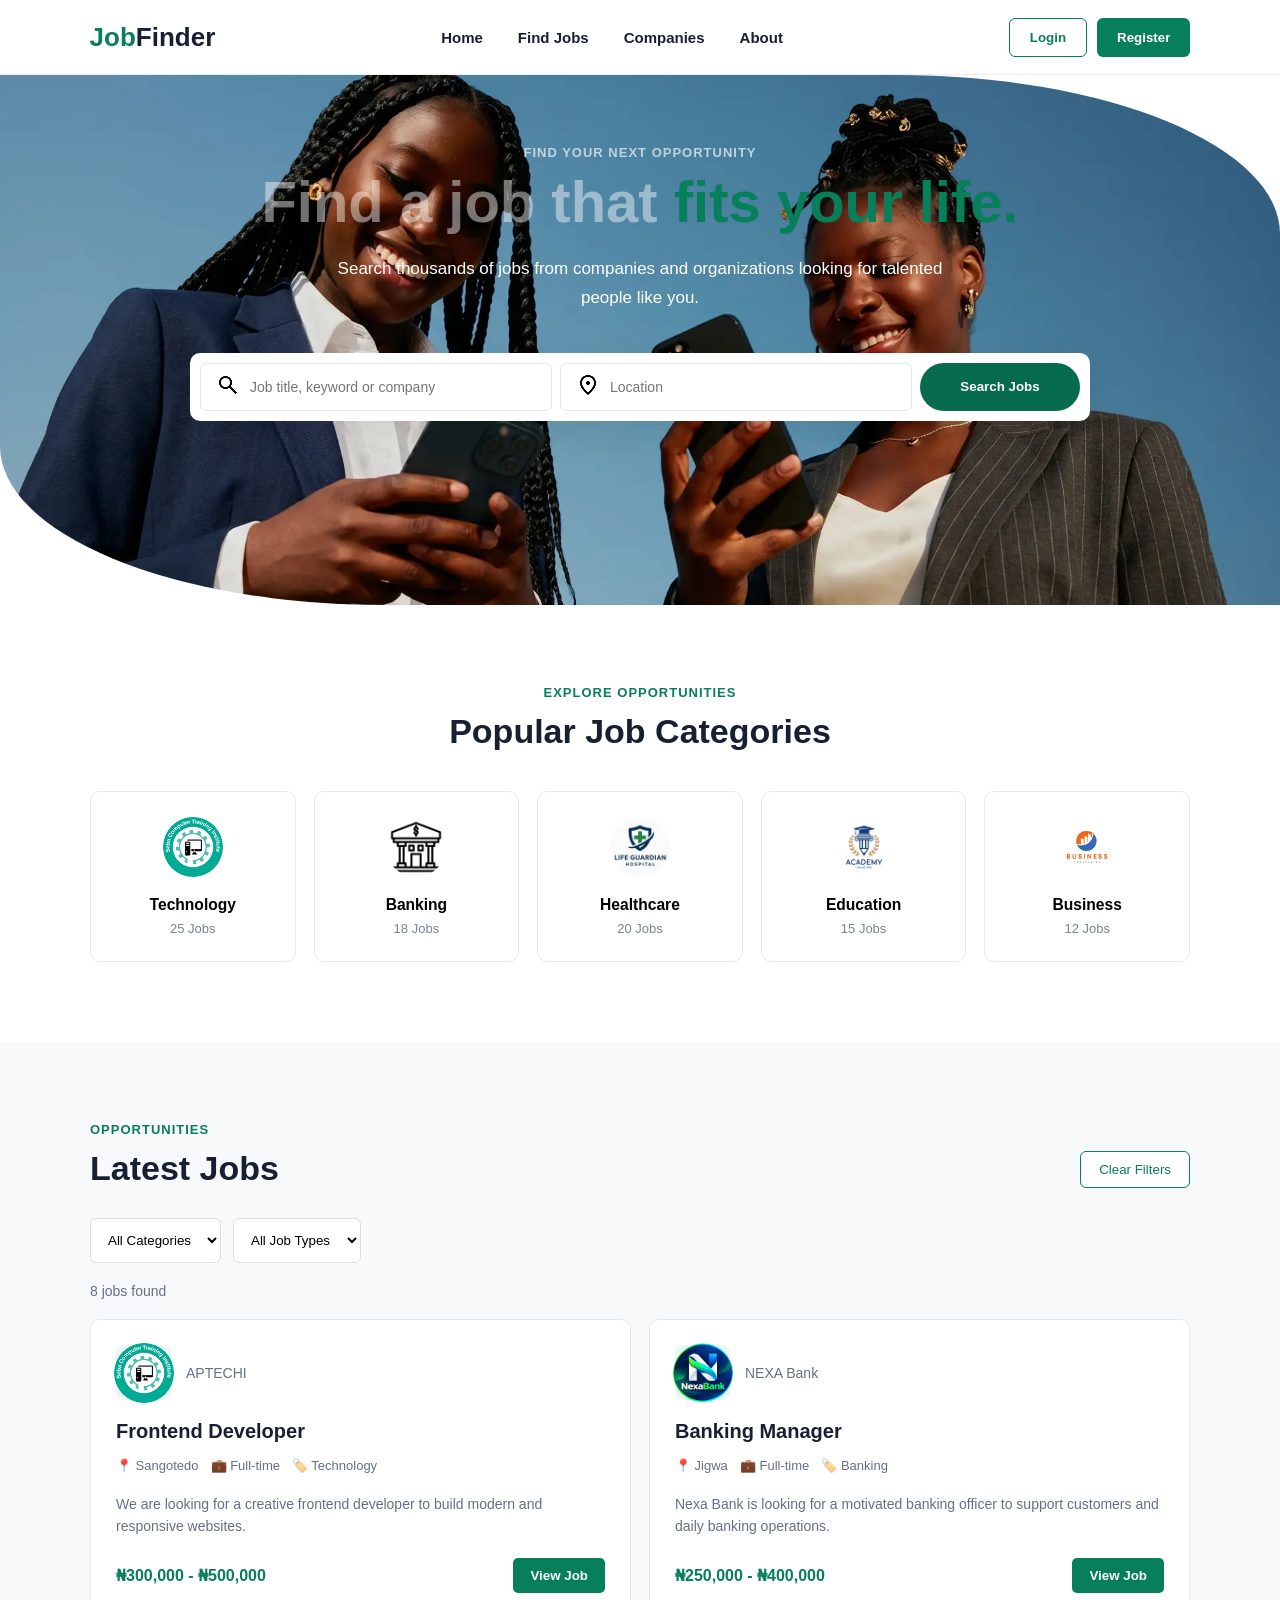
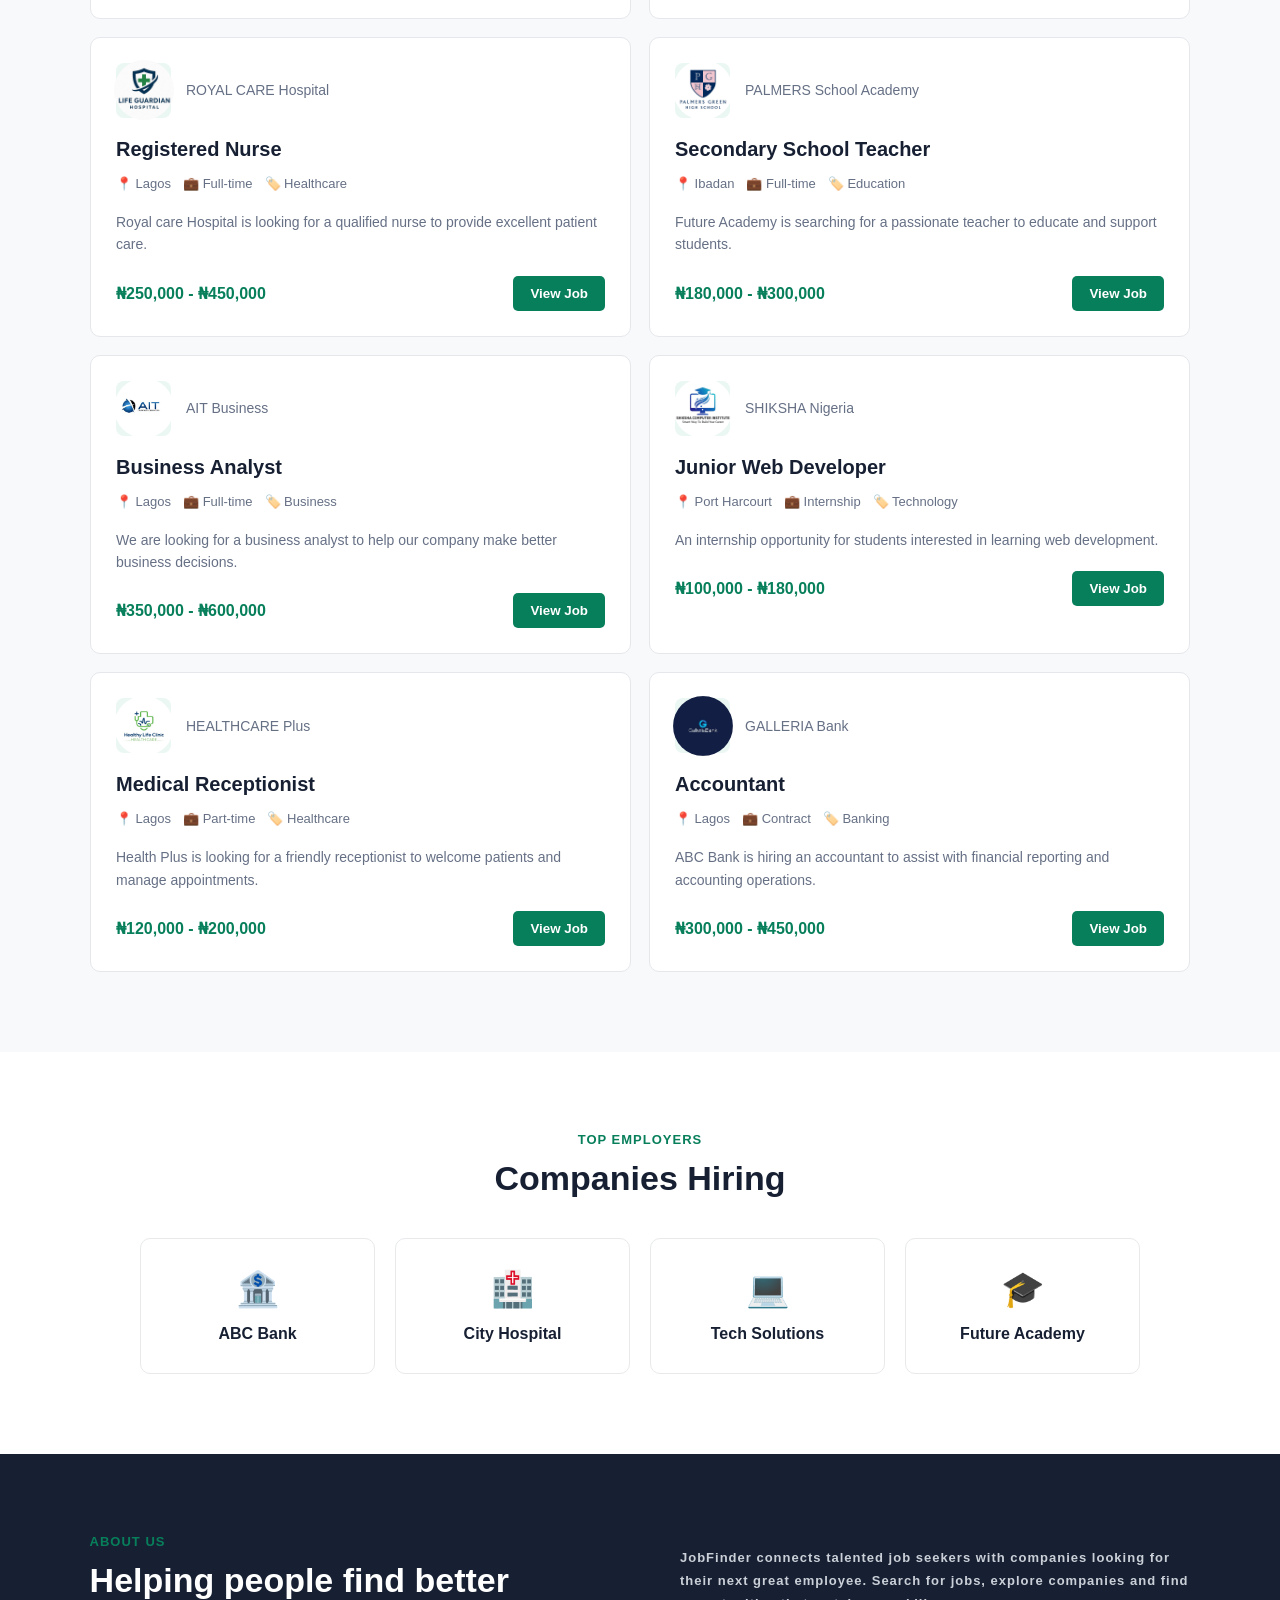
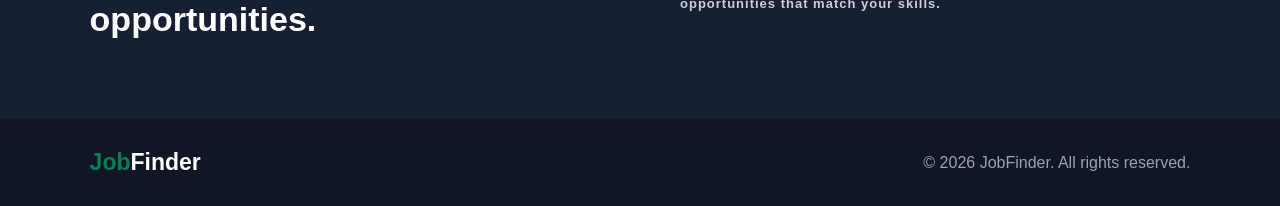
<file: index.html>
<!DOCTYPE html>
<html lang="en">
<head>
    <meta charset="UTF-8">
    <meta name="viewport" content="width=device-width, initial-scale=1.0">

    <title>TaGJobb - Find Your Dream Job</title>

    <link rel="stylesheet" href="./index.css">
</head>

<body>

    <!-- ================= NAVBAR ================= -->

    <header class="navbar">

        <div class="logo">
            <span>Job</span>Finder
        </div>

        <nav>
            <a href="#home">Home</a>
            <a href="#jobs">Find Jobs</a>
            <a href="#companies">Companies</a>
            <a href="#about">About</a>
        </nav>

        <div class="nav-buttons">
    <button class="login-btn" onclick="window.location.href='login.html'">
        Login
    </button>

    <button class="register-btn" onclick="window.location.href='register.html'">
        Register
    </button>
</div>

        <button class="menu-btn" id="menuBtn">☰</button>

    </header>

    
    <!-- ================= HERO ================= -->

    <section class="hero" id="home">

        <div class="hero-content">

            <p class="hero-small">FIND YOUR NEXT OPPORTUNITY</p>

            <h1>
                Find a job that
                <span>fits your life.</span>
            </h1>

            <p class="hero-text">
                Search thousands of jobs from companies and organizations
                looking for talented people like you.
            </p>

            <!-- SEARCH -->

            <div class="search-box">

                <div class="search-input">
                    <span><img src="./images/searchicon.png" alt=""></span>
                     <input
                        type="text"
                        id="searchInput"
                        placeholder="Job title, keyword or company"
                    >
                </div>

                <div class="search-input">
                    <span><img src="./images/locationicon.png" alt=""></span>
                    <input
                        type="text"
                        id="locationInput"
                        placeholder="Location"
                    >
                </div>

                <button id="searchBtn">
                    Search Jobs
                </button>

            </div>

        </div>

    </section>


    <!-- ================= CATEGORIES ================= -->

    <section class="categories">

        <div class="section-heading">

            <p>EXPLORE OPPORTUNITIES</p>

            <h2>Popular Job Categories</h2>

        </div>

        <div class="category-container">

            <button class="category-card" data-category="Technology">
                <span><img src="./images/tech2.png" alt=""></span>
                <h3>Technology</h3>
                <p>25 Jobs</p>
            </button>

            <button class="category-card" data-category="Banking">
                <span><img src="./images/bankk.png" alt=""></span>
                <h3>Banking</h3>
                <p>18 Jobs</p>
            </button>

            <button class="category-card" data-category="Healthcare">
                <span><img src="./images/royalcarehospital.png" alt=""></span>
                <h3>Healthcare</h3>
                <p>20 Jobs</p>
            </button>

            <button class="category-card" data-category="Education">
                <span><img src="./images/schoolicontwo.png" alt=""></span>
                <h3>Education</h3>
                <p>15 Jobs</p>
            </button>

            <button class="category-card" data-category="Business">
                <span><img src="./images/businessicon.png" alt=""></span>
                <h3>Business</h3>
                <p>12 Jobs</p>
            </button>

        </div>

    </section>


    <!-- ================= JOBS ================= -->

    <section class="jobs-section" id="jobs">

        <div class="jobs-header">

            <div>
                <p>OPPORTUNITIES</p>
                <h2>Latest Jobs</h2>
            </div>

            <button id="clearFilters" class="clear-btn">
                Clear Filters
            </button>

        </div>


        <!-- FILTERS -->

        <div class="filters">

            <select id="categoryFilter">

                <option value="">All Categories</option>
                <option value="Technology">Technology</option>
                <option value="Banking">Banking</option>
                <option value="Healthcare">Healthcare</option>
                <option value="Education">Education</option>
                <option value="Business">Business</option>

            </select>


            <select id="typeFilter">

                <option value="">All Job Types</option>
                <option value="Full-time">Full-time</option>
                <option value="Part-time">Part-time</option>
                <option value="Internship">Internship</option>
                <option value="Contract">Contract</option>

            </select>

        </div>


        <!-- JOB RESULTS -->

        <div id="jobCount" class="job-count"></div>

        <div id="jobsContainer" class="jobs-container">
            <!-- JavaScript will add jobs here -->
        </div>

        <div id="noJobs" class="no-jobs">

            <h3>No jobs found</h3>

            <p>
                Try changing your search or filters.
            </p>

        </div>

    </section>


    <!-- ================= COMPANIES ================= -->

    <section class="companies" id="companies">

        <div class="section-heading">

            <p>TOP EMPLOYERS</p>

            <h2>Companies Hiring</h2>

        </div>

        <div class="company-container">

            <div class="company">
                🏦
                <h3>ABC Bank</h3>
            </div>

            <div class="company">
                🏥
                <h3>City Hospital</h3>
            </div>

            <div class="company">
                💻
                <h3>Tech Solutions</h3>
            </div>

            <div class="company">
                🎓
                <h3>Future Academy</h3>
            </div>

        </div>

    </section>


    <!-- ================= ABOUT ================= -->

    <section class="about" id="about">

        <div>

            <p>ABOUT US</p>

            <h2>
                Helping people find
                better opportunities.
            </h2>

        </div>

        <p>
            JobFinder connects talented job seekers with companies
            looking for their next great employee. Search for jobs,
            explore companies and find opportunities that match your skills.
        </p>

    </section>


    <!-- ================= FOOTER ================= -->

    <footer>

        <div class="footer-logo">
            <span>Job</span>Finder
        </div>

        <p>
            © 2026 JobFinder. All rights reserved.
        </p>

    </footer>


    <!-- ================= JOB MODAL ================= -->

    <div class="modal" id="jobModal">

        <div class="modal-content">

            <button class="close-modal" id="closeModal">
                ×
            </button>

            <div id="modalContent">
                <!-- Job details added by JavaScript -->
            </div>

        </div>

    </div>


    <script src="./index.js"></script>

</body>
</html>
</file>
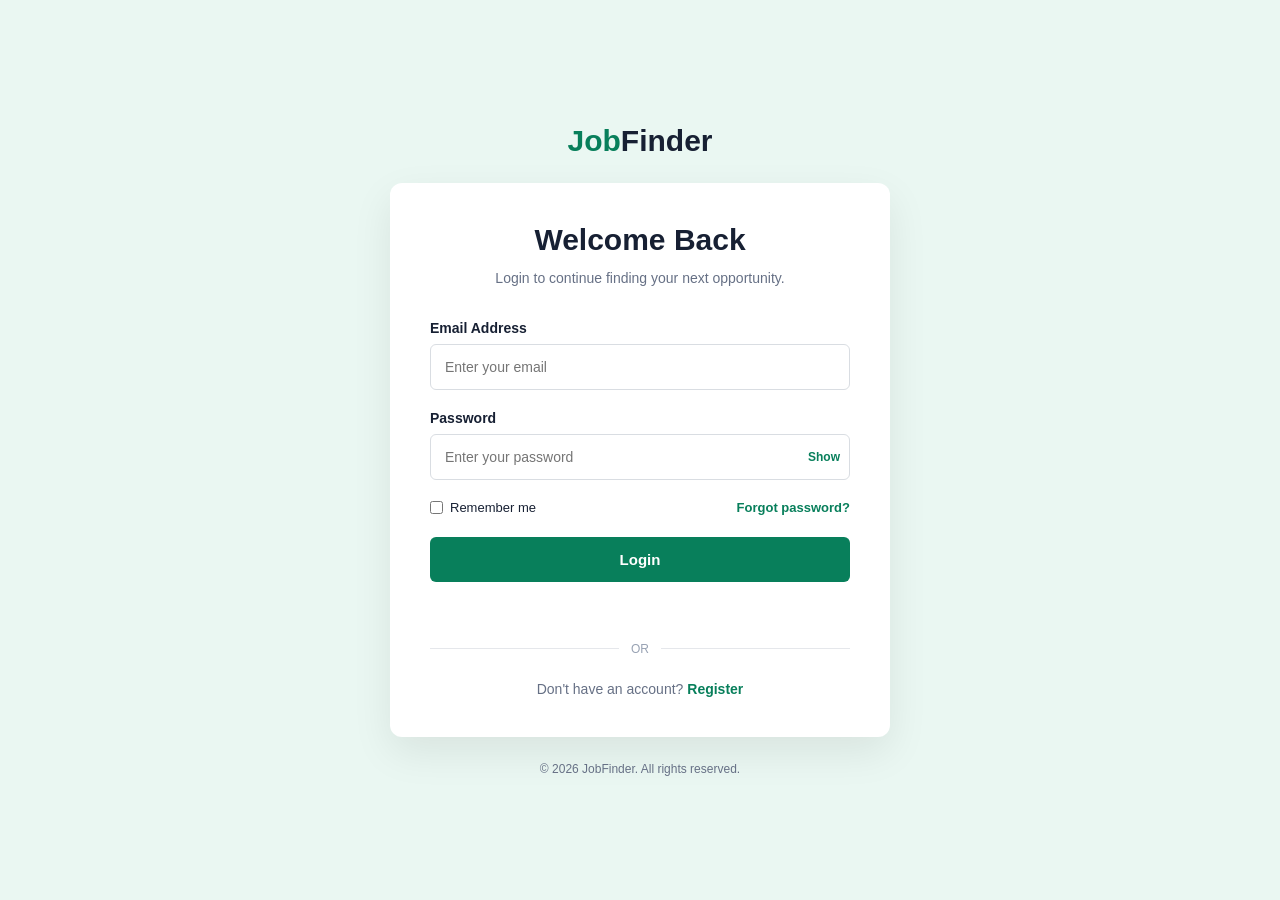
<file: login.html>
<!DOCTYPE html>
<html lang="en">
<head>
    <meta charset="UTF-8">
    <meta name="viewport" content="width=device-width, initial-scale=1.0">
    <title>Login - JobFinder</title>
    <link rel="stylesheet" href="index.css">
</head>
<body class="auth-body">
    <div class="auth-container">
        <div class="auth-logo">
            <a href="index.html">
                <span>Job</span>Finder
            </a>
        </div>
        <div class="auth-card">
            <h1>Welcome Back</h1>
            <p class="auth-subtitle">
                Login to continue finding your next opportunity.
            </p>
            <form id="loginForm">
                <div class="form-group">
                    <label for="loginEmail">Email Address</label>
                    <input
                        type="email"
                        id="loginEmail"
                        placeholder="Enter your email"
                        required
                    >
                </div>
                <div class="form-group">
                    <label for="loginPassword">
                        Password
                    </label>
                    <div class="password-box">
                        <input
                            type="password"
                            id="loginPassword"
                            placeholder="Enter your password"
                            required
                        >
                        <button
                            type="button"
                            class="show-password"
                            onclick="togglePassword('loginPassword', this)"
                        >
                            Show
                        </button>
                    </div>
                </div>
                <div class="form-options">
                    <label>
                        <input type="checkbox" id="rememberMe">
                        Remember me
                    </label>
                    <a href="#" onclick="forgotPassword(event)">
                        Forgot password?
                    </a>
                </div>
                <button type="submit" class="auth-btn">
                    Login
                </button>
                <p id="loginMessage" class="form-message"></p>
            </form>
            <div class="auth-divider">
                <span>OR</span>
            </div>
            <p class="switch-auth">
                Don't have an account?
                <a href="register.html">
                    Register
                </a>
            </p>
        </div>
        <p class="auth-footer">
            © 2026 JobFinder. All rights reserved.
        </p>
    </div>
    <script src="index.js"></script>
</body>
</html>
</file>
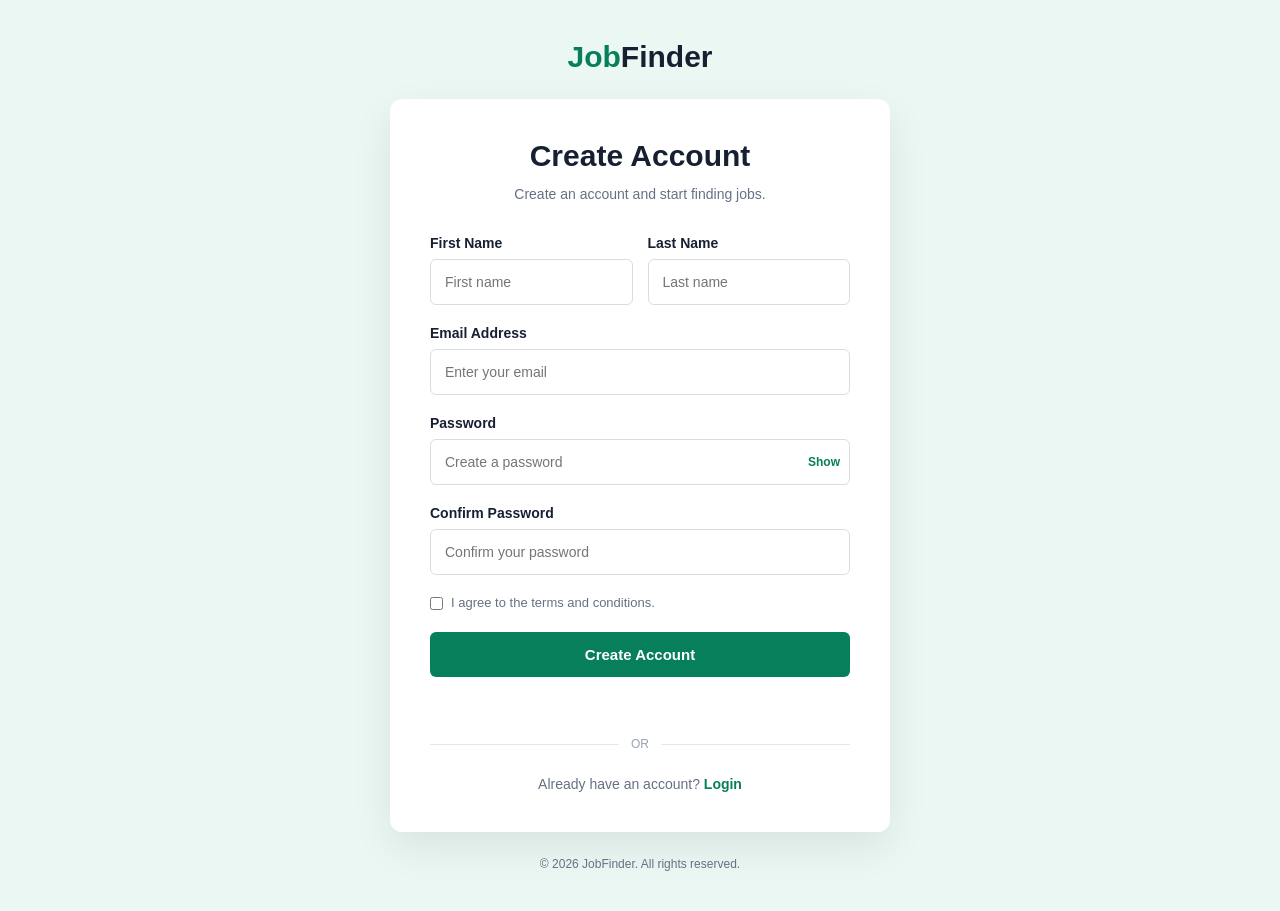
<file: register.html>
<!DOCTYPE html>
<html lang="en">
<head>
    <meta charset="UTF-8">
    <meta name="viewport" content="width=device-width, initial-scale=1.0">
    <title>Register - JobFinder</title>
    <link rel="stylesheet" href="index.css">
</head>
<body class="auth-body">
    <div class="auth-container">
        <div class="auth-logo">
            <a href="index.html">
                <span>Job</span>Finder
            </a>
        </div>
        <div class="auth-card">
            <h1>Create Account</h1>
            <p class="auth-subtitle">
                Create an account and start finding jobs.
            </p>
            <form id="registerForm">
                <div class="form-row">
                    <div class="form-group">
                        <label for="firstName">
                            First Name
                        </label>
                        <input
                            type="text"
                            id="firstName"
                            placeholder="First name"
                            required
                        >
                    </div>
                    <div class="form-group">
                        <label for="lastName">
                            Last Name
                        </label>
                        <input
                            type="text"
                            id="lastName"
                            placeholder="Last name"
                            required
                        >
                    </div>
                </div>
                <div class="form-group">
                    <label for="registerEmail">
                        Email Address
                    </label>
                    <input
                        type="email"
                        id="registerEmail"
                        placeholder="Enter your email"
                        required
                    >
                </div>
                <div class="form-group">
                    <label for="registerPassword">
                        Password
                    </label>
                    <div class="password-box">
                        <input
                            type="password"
                            id="registerPassword"
                            placeholder="Create a password"
                            required
                        >
                        <button
                            type="button"
                            class="show-password"
                            onclick="togglePassword('registerPassword', this)"
                        >
                            Show
                        </button>
                    </div>
                </div>
                <div class="form-group">
                    <label for="confirmPassword">
                        Confirm Password
                    </label>
                    <input
                        type="password"
                        id="confirmPassword"
                        placeholder="Confirm your password"
                        required
                    >
                </div>
                <label class="terms">
                    <input
                        type="checkbox"
                        id="terms"
                        required
                    >
                    <span>
                        I agree to the terms and conditions.
                    </span>
                </label>
                <button type="submit" class="auth-btn">
                    Create Account
                </button>
                <p id="registerMessage" class="form-message"></p>
            </form>
            <div class="auth-divider">
                <span>OR</span>
            </div>
            <p class="switch-auth">
                Already have an account?
                <a href="login.html">
                    Login
                </a>
            </p>
        </div>
        <p class="auth-footer">
            © 2026 JobFinder. All rights reserved.
        </p>
    </div>
    <script src="index.js"></script>
</body>
</html>
</file>
<file: index.css>
/* ================= GENERAL ================= */
* {
    margin: 0;
    padding: 0;
    box-sizing: border-box;
}
html {
    scroll-behavior: smooth;
}
body {
    font-family: Arial, Helvetica, sans-serif;
    color: #172033;
    background: #ffffff;
}
button,
input,
select {
    font-family: inherit;
}
button {
    cursor: pointer;
}
/* ================= NAVBAR ================= */
.navbar {
    width: 100%;
    min-height: 75px;
    display: flex;
    align-items: center;
    justify-content: space-between;
    padding: 0 7%;
    border-bottom: 1px solid #eeeeee;
    background: white;
    position: sticky;
    top: 0;
    z-index: 100;
}
.logo {
    font-size: 26px;
    font-weight: 800;
}
.logo span,
.footer-logo span {
    color: #087f5b;
}
.navbar nav {
    display: flex;
    gap: 35px;
}
.navbar nav a {
    text-decoration: none;
    color: #172033;
    font-size: 15px;
    font-weight: 600;
}
.navbar nav a:hover {
    color: #087f5b;
}
.nav-buttons {
    display: flex;
    gap: 10px;
}
.login-btn,
.register-btn {
    padding: 11px 20px;
    border-radius: 6px;
    font-weight: 600;
}
.login-btn {
    background: transparent;
    border: 1px solid #087f5b;
    color: #087f5b;
}
.register-btn {
    border: none;
    background: #087f5b;
    color: white;
}
.menu-btn {
    display: none;
    border: none;
    background: transparent;
    font-size: 25px;
}
/* ================= HERO ================= */
.hero {
    background:
        linear-gradient(rgba(11, 42, 20, 0), rgba(0, 70,20, 0)),
        url("./images/home-hero.png") center/cover no-repeat;
        min-height: 530px;
        padding: 70px 7%;
        border-radius: 0 30%;
}

/* .hero {
    min-height: 530px;
    background: #eaf7f2;
    display: flex;
    align-items: center;
    padding: 70px 7%;
} */
.hero-content {
    max-width: 1300px;
    margin: auto;
    width: 100%;
    text-align: center;
}
.hero-small{
    color: #ffffffa6;
    font-size: 13px;
    font-weight: 800;
    letter-spacing: 1px;
    margin-bottom: 12px;

}
.section-heading p,
.jobs-header p,
.about p {
    color: #087f5b;
    font-size: 13px;
    font-weight: 800;
    letter-spacing: 1px;
    margin-bottom: 12px;
}
.hero h1 {
    font-size: 58px;
    line-height: 1.05;
    margin-bottom: 22px;
    color: #ffffff71;
}
.hero h1 span {
    color: #087f5b;
}
.hero-text {
    max-width: 650px;
    margin: auto;
    color: #ffffff;
    font-size: 17px;
    line-height: 1.7;
}
/* ================= SEARCH ================= */
.search-box {
    margin: 40px auto 0;
    background: white;
    padding: 10px;
    border-radius: 10px;
    max-width: 900px;
    display: grid;
    grid-template-columns: 1fr 1fr 160px;
    gap: 8px;
    box-shadow: 0 12px 35px rgba(0, 0, 0, 0.08);
}
.search-input {
    display: flex;
    align-items: center;
    gap: 10px;
    padding: 0 15px;
    border: 1px solid #e3e6e8;
    border-radius: 6px;
}
.search-input input {
    width: 100%;
    border: none;
    outline: none;
    padding: 15px 0;
    font-size: 14px;
}
#searchBtn {
    border: none;
    border-radius: 36px;
    background: #066c4d; 
    color: white;
    font-weight: 700;
}
#searchBtn:hover {
    background: #0c8f68ce;
}
/* ================= CATEGORIES ================= */
.categories {
    padding: 80px 7%;
}
.section-heading {
    text-align: center;
    margin-bottom: 40px;
}
.section-heading h2,
.jobs-header h2,
.about h2 {
    font-size: 34px;
}
.category-container {
    max-width: 1100px;
    margin: auto;
    display: grid;
    grid-template-columns: repeat(5, 1fr);
    gap: 18px;
}
.category-card {
    background: white;
    border: 1px solid #e7e9eb;
    border-radius: 10px;
    padding: 25px 15px;
    text-align: center;
    transition: 0.3s;
}
.category-card:hover {
    transform: translateY(-5px);
    border-color: #087f5b;
    box-shadow: 0 10px 25px rgba(0, 0, 0, 0.06);
}
.category-card span {
    font-size: 30px;
}
.category-card h3 {
    margin: 12px 0 7px;
}
.category-card p {
    color: #7a8491;
    font-size: 13px;
}
.category-card img{
   width: 60px;
    height: 60px;
    border-radius: 50%;
    object-fit: cover;
    
}
/* ================= JOB SECTION ================= */
.jobs-section {
    padding: 80px 7%;
    background: #f8f9fa;
}
.jobs-header {
    max-width: 1100px;
    margin: auto;
    display: flex;
    justify-content: space-between;
    align-items: end;
}
.clear-btn {
    padding: 10px 18px;
    border: 1px solid #087f5b;
    color: #087f5b;
    background: white;
    border-radius: 6px;
}
.filters {
    max-width: 1100px;
    margin: 30px auto 20px;
    display: flex;
    gap: 12px;
}
.filters select {
    padding: 13px;
    border: 1px solid #ddd;
    border-radius: 6px;
    background: white;
    outline: none;
}
.job-count {
    max-width: 1100px;
    margin: 20px auto;
    color: #667085;
    font-size: 14px;
}
/* ================= JOB CARDS ================= */
.jobs-container {
    max-width: 1100px;
    margin: auto;
    display: grid;
    grid-template-columns: repeat(2, 1fr);
    gap: 18px;
}
.job-card {
    background: white;
    border: 1px solid #e5e7eb;
    border-radius: 10px;
    padding: 25px;
    transition: 0.3s;
}
.job-card:hover {
    transform: translateY(-3px);
    box-shadow: 0 10px 25px rgba(0, 0, 0, 0.06);
}
.job-top {
    display: flex;
    gap: 15px;
    align-items: center;
    margin-bottom: 20px;
}
.company-logo {
    width: 55px;
    height: 55px;
    background: #eaf7f2;
    border-radius: 8px;
    display: flex;
    align-items: center;
    justify-content: center;
    font-size: 25px;
}
.job-company {
    color: #667085;
    font-size: 14px;
}
.job-title {
    font-size: 20px;
    margin-bottom: 15px;
}
.job-info {
    display: flex;
    flex-wrap: wrap;
    gap: 12px;
    color: #667085;
    font-size: 13px;
    margin-bottom: 20px;
}
.job-description {
    color: #667085;
    line-height: 1.6;
    font-size: 14px;
    margin-bottom: 20px;
}
.job-bottom {
    display: flex;
    justify-content: space-between;
    align-items: center;
}
.salary {
    color: #087f5b;
    font-weight: 700;
}
.view-btn {
    border: none;
    background: #087f5b;
    color: white;
    padding: 10px 17px;
    border-radius: 5px;
    font-weight: 600;
}
/* ================= NO JOBS ================= */
.no-jobs {
    display: none;
    text-align: center;
    padding: 60px 20px;
}
.no-jobs p {
    color: #667085;
    margin-top: 10px;
}
/* ================= COMPANIES ================= */
.companies {
    padding: 80px 7%;
}
.company-container {
    max-width: 1000px;
    margin: auto;
    display: grid;
    grid-template-columns: repeat(4, 1fr);
    gap: 20px;
}
.company {
    text-align: center;
    padding: 30px 15px;
    border: 1px solid #e7e9eb;
    border-radius: 10px;
    font-size: 35px;
}
.company h3 {
    font-size: 16px;
    margin-top: 15px;
}
/* ================= ABOUT ================= */
.about {
    background: #172033;
    color: white;
    padding: 80px 7%;
    display: grid;
    grid-template-columns: 1fr 1fr;
    gap: 80px;
    align-items: center;
}
.about p:last-child {
    color: #cbd0d8;
    line-height: 1.8;
}

/* .company-logo img{
   width: 100%;
   height: 100%;
   object-fit: contain;
   border-radius: 8px;
} */
.company-logo img {
    width: 60px;
    height: 60px;
    border-radius: 50%;
    object-fit: cover;
}
/* ================= FOOTER ================= */
footer {
    background: #101624;
    color: #9ca3af;
    padding: 30px 7%;
    display: flex;
    justify-content: space-between;
    align-items: center;
}
.footer-logo {
    color: white;
    font-size: 23px;
    font-weight: 800;
}
/* ================= MODAL ================= */
.modal {
    display: none;
    position: fixed;
    inset: 0;
    background: rgba(0, 0, 0, 0.55);
    z-index: 200;
    padding: 20px;
    overflow-y: auto;
}
.modal-content {
    background: white;
    max-width: 700px;
    margin: 60px auto;
    border-radius: 12px;
    padding: 35px;
    position: relative;
}
.close-modal {
    position: absolute;
    top: 15px;
    right: 20px;
    border: none;
    background: transparent;
    font-size: 30px;
}
.modal-content h2 {
    margin-bottom: 10px;
}
.modal-content h3 {
    margin: 25px 0 10px;
}
.modal-content p {
    color: #667085;
    line-height: 1.7;
}
.modal-content ul {
    padding-left: 20px;
    line-height: 2;
    color: #667085;
}
.apply-btn {
    margin-top: 25px;
    width: 100%;
    padding: 14px;
    border: none;
    background: #087f5b;
    color: white;
    border-radius: 6px;
    font-weight: 700;
}
/* ================= TABLET ================= */
@media (max-width: 900px) {
    .navbar {
        padding: 0 5%;
    }
    .navbar nav,
    .nav-buttons {
        display: none;
    }
    .menu-btn {
        display: block;
    }
    .hero h1 {
        font-size: 45px;
    }
    .category-container {
        grid-template-columns: repeat(3, 1fr);
    }
    .jobs-container {
        grid-template-columns: 1fr;
    }
    .company-container {
        grid-template-columns: repeat(2, 1fr);
    }
    .about {
        grid-template-columns: 1fr;
        gap: 25px;
    }
}
/* ================= MOBILE ================= */
@media (max-width: 600px) {
    .navbar {
        min-height: 65px;
        padding: 0 20px;
    }
    .logo {
        font-size: 22px;
    }
    .hero {
        padding: 55px 20px;
        min-height: auto;
    }
    .hero h1 {
        font-size: 38px;
    }
    .hero-text {
        font-size: 15px;
    }
    .search-box {
        grid-template-columns: 1fr;
        padding: 12px;
    }
    #searchBtn {
        padding: 15px;
    }
    .categories,
    .jobs-section,
    .companies,
    .about {
        padding: 60px 20px;
    }
    .section-heading h2,
    .jobs-header h2,
    .about h2 {
        font-size: 28px;
    }
    .category-container {
        grid-template-columns: repeat(2, 1fr);
    }
    .category-card {
        padding: 20px 10px;
    }
    .jobs-header {
        align-items: start;
        gap: 15px;
        flex-direction: column;
    }
    .filters {
        flex-direction: column;
    }
    .filters select {
        width: 100%;
    }
    .job-card {
        padding: 20px;
    }
    .job-bottom {
        gap: 15px;
        align-items: start;
        flex-direction: column;
    }
    .view-btn {
        width: 100%;
    }
    .company-container {
        grid-template-columns: 1fr 1fr;
    }
    footer {
        flex-direction: column;
        gap: 15px;
        text-align: center;
    }
}
/* ================= SMALL PHONES ================= */
@media (max-width: 350px) {
    .hero h1 {
        font-size: 32px;
    }
    .category-container {
        grid-template-columns: 1fr;
    }
    .company-container {
        grid-template-columns: 1fr;
    }
    .job-title {
        font-size: 18px;
    }
}

/* =====================================================
   LOGIN & REGISTER
===================================================== */
.auth-body {
    min-height: 100vh;
    background: #eaf7f2;
    display: flex;
    justify-content: center;
    align-items: center;
    padding: 40px 20px;
}
.auth-container {
    width: 100%;
    max-width: 500px;
    text-align: center;
}
.auth-logo {
    margin-bottom: 25px;
}
.auth-logo a {
    text-decoration: none;
    color: #172033;
    font-size: 30px;
    font-weight: 800;
}
.auth-logo span {
    color: #087f5b;
}
.auth-card {
    background: white;
    border-radius: 12px;
    padding: 40px;
    text-align: left;
    box-shadow: 0 15px 40px rgba(0, 0, 0, 0.08);
}
.auth-card h1 {
    text-align: center;
    font-size: 30px;
    margin-bottom: 10px;
}
.auth-subtitle {
    text-align: center;
    color: #667085;
    font-size: 14px;
    margin-bottom: 30px;
    line-height: 1.6;
}
/* FORM */
.form-group {
    margin-bottom: 20px;
}
.form-group label {
    display: block;
    margin-bottom: 8px;
    font-size: 14px;
    font-weight: 600;
}
.form-group input {
    width: 100%;
    padding: 14px;
    border: 1px solid #d9dde2;
    border-radius: 6px;
    outline: none;
    font-size: 14px;
}
.form-group input:focus {
    border-color: #087f5b;
    box-shadow: 0 0 0 2px rgba(8, 127, 91, 0.08);
}
/* FIRST + LAST NAME */
.form-row {
    display: grid;
    grid-template-columns: 1fr 1fr;
    gap: 15px;
}
/* PASSWORD */
.password-box {
    position: relative;
}
.password-box input {
    padding-right: 65px;
}
.show-password {
    position: absolute;
    right: 10px;
    top: 50%;
    transform: translateY(-50%);
    border: none;
    background: transparent;
    color: #087f5b;
    font-size: 12px;
    font-weight: 700;
}
/* OPTIONS */
.form-options {
    display: flex;
    justify-content: space-between;
    align-items: center;
    font-size: 13px;
    margin-bottom: 22px;
}
.form-options label {
    display: flex;
    gap: 7px;
    align-items: center;
}
.form-options a,
.switch-auth a {
    color: #087f5b;
    font-weight: 700;
    text-decoration: none;
}
/* TERMS */
.terms {
    display: flex;
    gap: 8px;
    align-items: flex-start;
    font-size: 13px;
    color: #667085;
    margin-bottom: 22px;
}
.terms input {
    margin-top: 2px;
}
/* AUTH BUTTON */
.auth-btn {
    width: 100%;
    padding: 14px;
    border: none;
    border-radius: 6px;
    background: #087f5b;
    color: white;
    font-size: 15px;
    font-weight: 700;
}
.auth-btn:hover {
    background: #066c4d;
}
/* MESSAGE */
.form-message {
    text-align: center;
    margin-top: 15px;
    font-size: 14px;
    min-height: 20px;
}
/* DIVIDER */
.auth-divider {
    display: flex;
    align-items: center;
    gap: 12px;
    margin: 25px 0;
    color: #98a2b3;
    font-size: 12px;
}
.auth-divider::before,
.auth-divider::after {
    content: "";
    height: 1px;
    background: #e5e7eb;
    flex: 1;
}
/* SWITCH */
.switch-auth {
    text-align: center;
    color: #667085;
    font-size: 14px;
}
/* FOOTER */
.auth-footer {
    color: #667085;
    font-size: 12px;
    margin-top: 25px;
}
/* MOBILE */
@media (max-width: 500px) {
    .auth-body {
        padding: 25px 15px;
        align-items: flex-start;
    }
    .auth-container {
        margin-top: 20px;
    }
    .auth-card {
        padding: 28px 20px;
    }
    .auth-card h1 {
        font-size: 26px;
    }
    .form-row {
        grid-template-columns: 1fr;
        gap: 0;
    }
    .form-options {
        gap: 10px;
        align-items: flex-start;
    }
}
/* VERY SMALL PHONES */
@media (max-width: 350px) {
    .auth-card {
        padding: 25px 16px;
    }
    .auth-logo a {
        font-size: 26px;
    }
    .auth-card h1 {
        font-size: 24px;
    }
}
</file>
